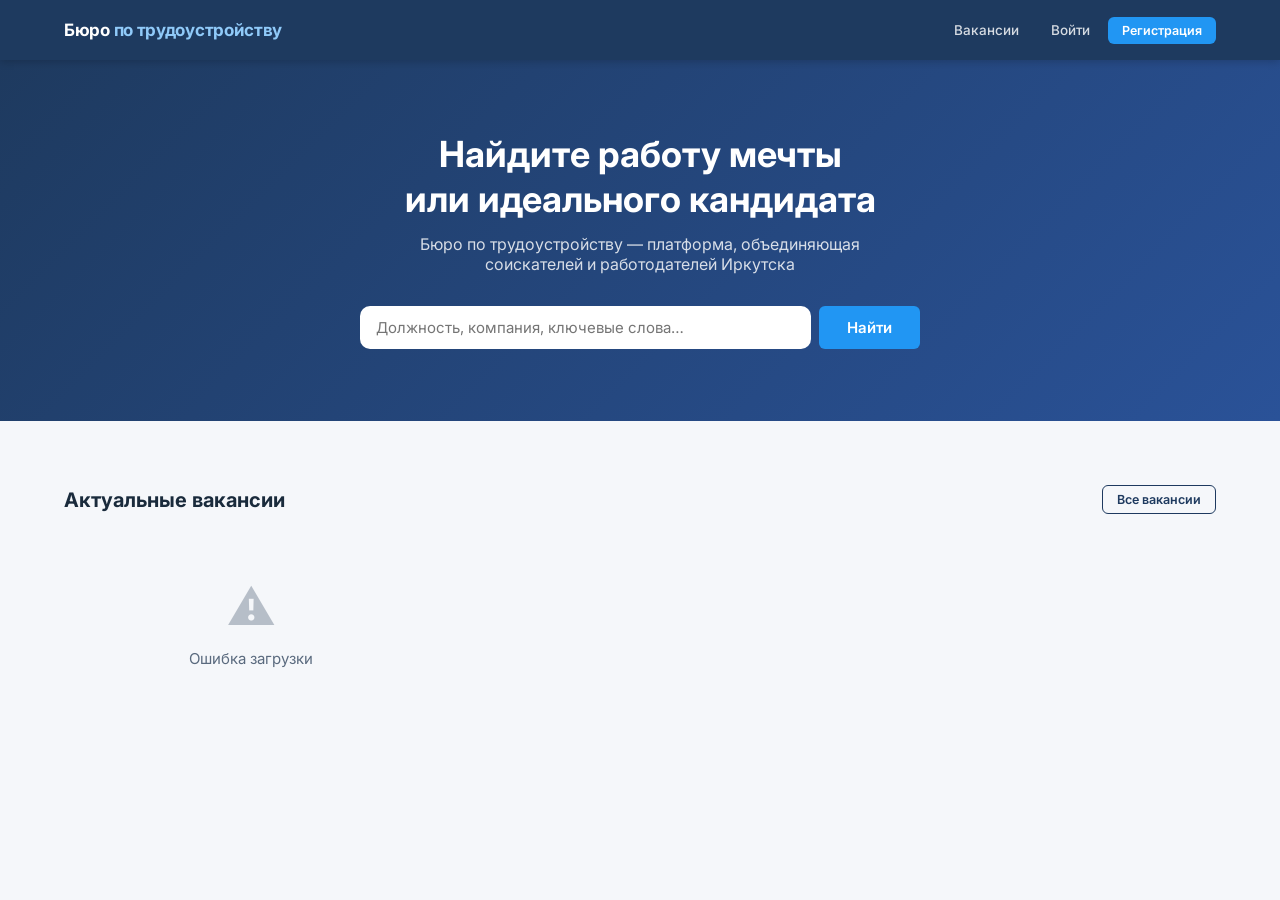
<file: frontend/index.html>
<!DOCTYPE html>
<html lang="ru">
<head>
  <meta charset="UTF-8">
  <meta name="viewport" content="width=device-width, initial-scale=1.0">
  <title>Бюро по трудоустройству</title>
  <link rel="stylesheet" href="shared.css">
  <link rel="stylesheet" href="index.css">
</head>
<body>

<!-- Navbar -->
<nav class="navbar">
  <div class="navbar__inner">
    <a href="index.html" class="navbar__brand">Бюро <span>по трудоустройству</span></a>
    <a href="vacancies.html" class="navbar__link">Вакансии</a>
    <div id="nav-guest">
      <a href="login.html"    class="navbar__link">Войти</a>
      <a href="register.html" class="btn btn--accent btn--sm">Регистрация</a>
    </div>
    <div id="nav-auth">
      <a href="resumes.html"   class="navbar__link" data-role="admin,employer">Резюме</a>
      <a href="search.html"    class="navbar__link" data-role="admin,employer">Поиск</a>
      <a href="analytics.html" class="navbar__link" data-role="admin">Аналитика</a>
      <div class="navbar__sep"></div>
      <a href="dashboard.html" class="navbar__link">
        <div class="navbar__user">
          <div class="navbar__avatar" id="nav-avatar">?</div>
          <span id="nav-name"></span>
        </div>
      </a>
      <button id="btn-logout" class="btn btn--ghost btn--sm">Выйти</button>
    </div>
  </div>
</nav>

<!-- Hero -->
<section class="hero">
  <h1>Найдите работу мечты<br>или идеального кандидата</h1>
  <p>Бюро по трудоустройству — платформа, объединяющая соискателей и работодателей Иркутска</p>
  <div class="hero__search">
    <input type="text" id="hero-q" placeholder="Должность, компания, ключевые слова…">
    <button class="btn btn--accent btn--lg" onclick="heroSearch()">Найти</button>
  </div>
</section>

<!-- Контент -->
<main class="page">

  <!-- Статистика -->
  <div id="stats-row" class="stats-grid"></div>

  <!-- Последние вакансии -->
  <section class="section">
    <div class="section__header">
      <h2 class="section__title">Актуальные вакансии</h2>
      <a href="vacancies.html" class="btn btn--outline btn--sm">Все вакансии</a>
    </div>
    <div id="vacancies-list" class="grid"></div>
  </section>

</main>

<div id="toast-container"></div>
<script src="shared.js"></script>
<script src="index.js"></script>
</body>
</html>
</file>
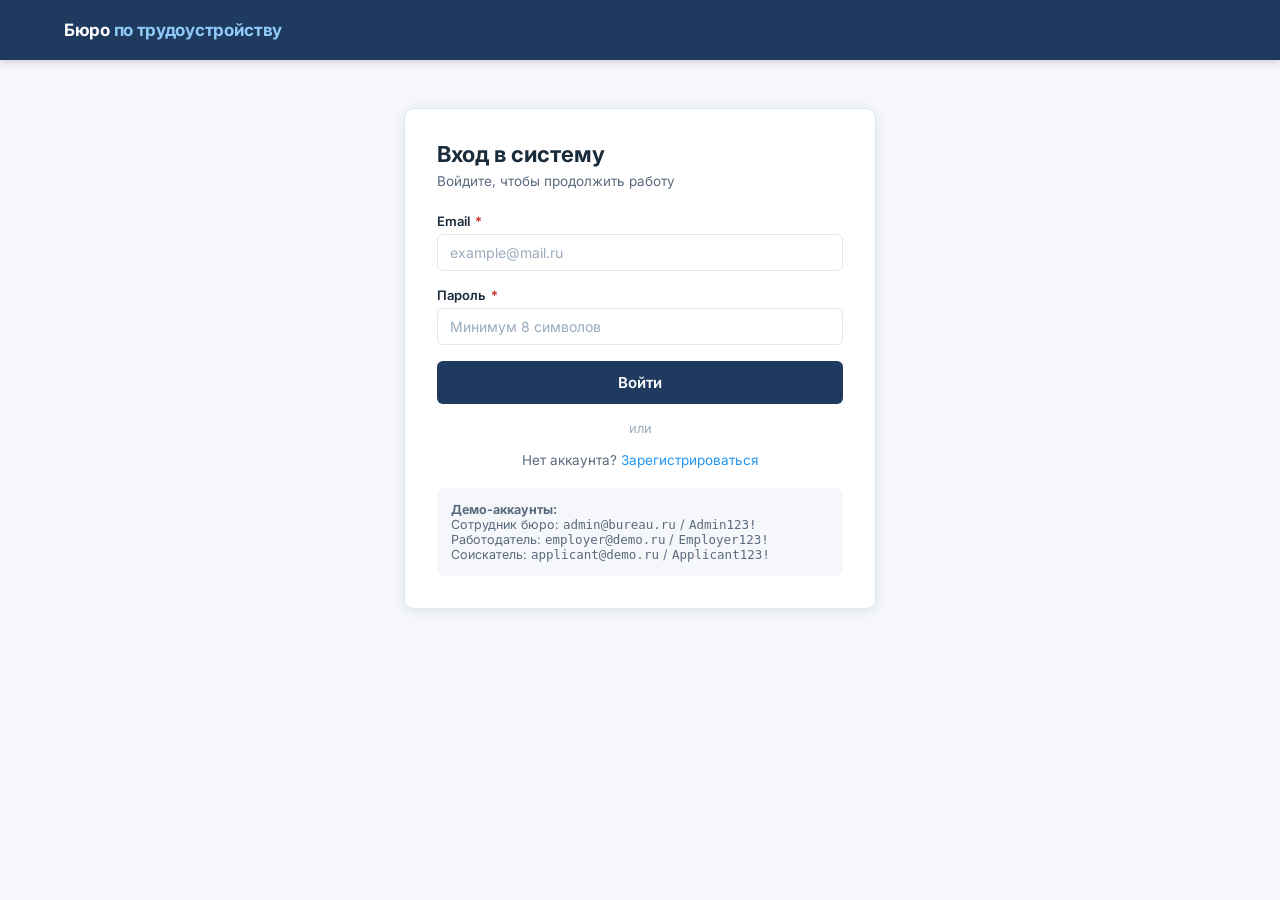
<file: frontend/analytics.html>
<!DOCTYPE html>
<html lang="ru">
<head>
  <meta charset="UTF-8">
  <meta name="viewport" content="width=device-width, initial-scale=1.0">
  <title>Аналитика — Бюро по трудоустройству</title>
  <link rel="stylesheet" href="shared.css">
  <link rel="stylesheet" href="analytics.css">
</head>
<body>
<nav class="navbar">
  <div class="navbar__inner">
    <a href="index.html" class="navbar__brand">Бюро <span>по трудоустройству</span></a>
    <a href="vacancies.html" class="navbar__link">Вакансии</a>
    <div id="nav-auth">
      <a href="resumes.html"   class="navbar__link" data-role="admin,employer">Резюме</a>
      <a href="search.html"    class="navbar__link" data-role="admin,employer">Поиск</a>
      <a href="analytics.html" class="navbar__link active" data-role="admin">Аналитика</a>
      <div class="navbar__sep"></div>
      <a href="dashboard.html" class="navbar__link">
        <div class="navbar__user">
          <div class="navbar__avatar" id="nav-avatar">?</div>
          <span id="nav-name"></span>
        </div>
      </a>
      <button id="btn-logout" class="btn btn--ghost btn--sm">Выйти</button>
    </div>
  </div>
</nav>

<main class="page">
  <div class="section__header analytics-header">
    <h1 class="section__title">Аналитика и отчётность</h1>
    <button class="btn btn--outline btn--sm" onclick="loadAll()">🔄 Обновить</button>
  </div>

  <!-- Общая сводка -->
  <div id="summary-stats" class="stats-grid"></div>

  <div class="analytics-grid">

    <!-- Вакансии по категориям -->
    <section class="section">
      <div class="section__header"><h2 class="section__title">Вакансии по категориям</h2></div>
      <div class="card">
        <div id="by-category"><div class="loader"><div class="spinner"></div></div></div>
      </div>
    </section>

    <!-- Вакансии по городам -->
    <section class="section">
      <div class="section__header"><h2 class="section__title">Вакансии по городам</h2></div>
      <div class="card">
        <div id="by-location"><div class="loader"><div class="spinner"></div></div></div>
      </div>
    </section>

  </div>

  <div class="analytics-grid">

    <!-- Топ работодателей -->
    <section class="section">
      <div class="section__header"><h2 class="section__title">Топ работодателей</h2></div>
      <div id="top-employers"><div class="loader"><div class="spinner"></div></div></div>
    </section>

    <!-- Отклики по статусам -->
    <section class="section">
      <div class="section__header"><h2 class="section__title">Отклики по статусам</h2></div>
      <div id="apps-status"><div class="loader"><div class="spinner"></div></div></div>
    </section>

  </div>

  <!-- Последние отклики -->
  <section class="section">
    <div class="section__header"><h2 class="section__title">Последние отклики</h2></div>
    <div id="recent-apps"><div class="loader"><div class="spinner"></div></div></div>
  </section>

</main>

<div id="toast-container"></div>
<script src="shared.js"></script>
<script src="analytics.js"></script>
</body>
</html>
</file>
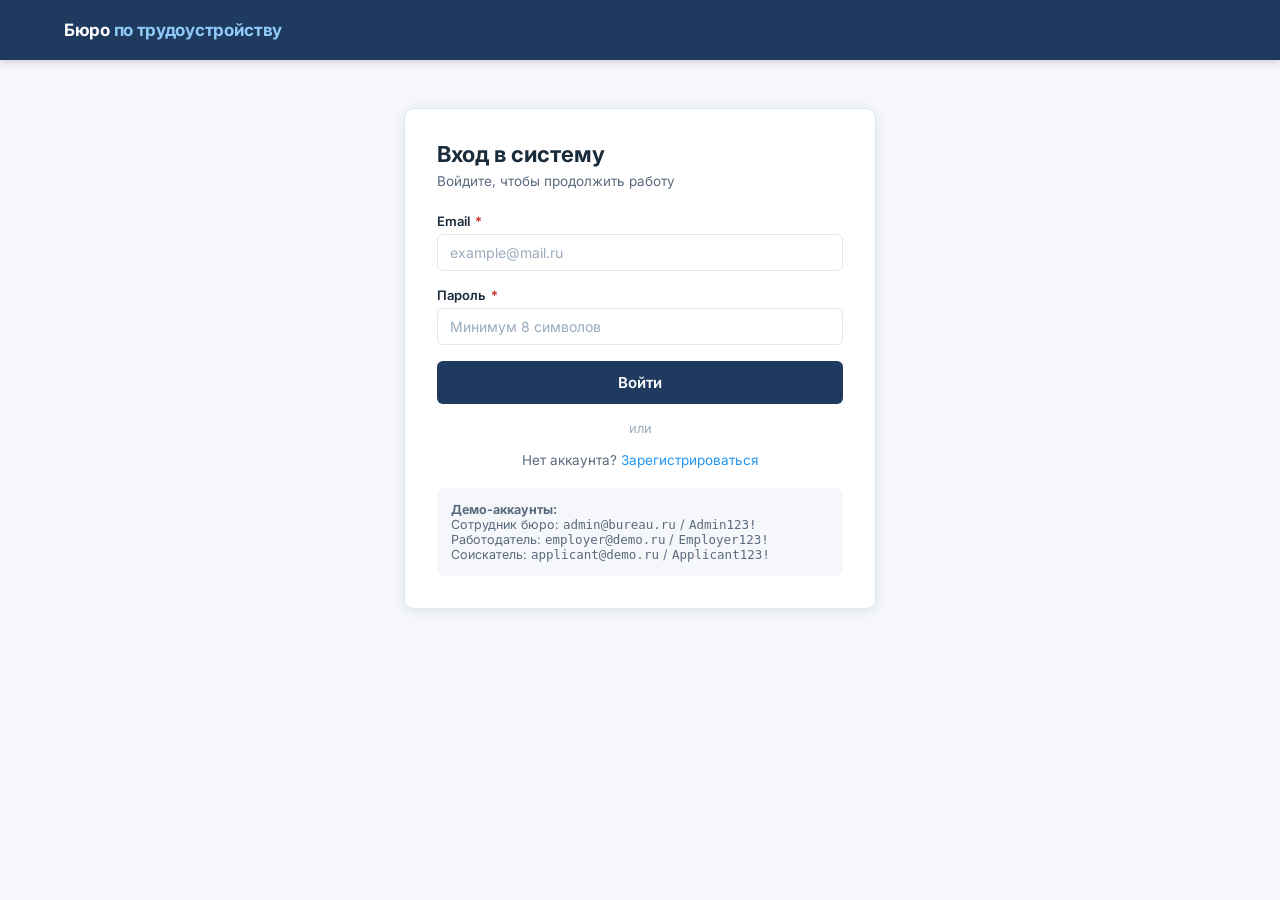
<file: frontend/interviews.html>
<!DOCTYPE html>
<html lang="ru">
<head>
  <meta charset="UTF-8">
  <meta name="viewport" content="width=device-width, initial-scale=1.0">
  <title>Собеседования — Бюро по трудоустройству</title>
  <link rel="stylesheet" href="shared.css">
  <link rel="stylesheet" href="interviews.css">
</head>
<body>

<nav class="navbar">
  <div class="navbar__inner">
    <a href="index.html" class="navbar__brand">Бюро <span>по трудоустройству</span></a>
    <a href="vacancies.html" class="navbar__link">Вакансии</a>
    <div id="nav-guest">
      <a href="login.html"    class="navbar__link">Войти</a>
      <a href="register.html" class="btn btn--accent btn--sm">Регистрация</a>
    </div>
    <div id="nav-auth">
      <a href="resumes.html"     class="navbar__link" data-role="admin,employer">Резюме</a>
      <a href="search.html"      class="navbar__link" data-role="admin,employer">Поиск</a>
      <a href="interviews.html"  class="navbar__link" data-role="admin,employer,applicant">Собеседования</a>
      <a href="analytics.html"   class="navbar__link" data-role="admin">Аналитика</a>
      <div class="navbar__sep"></div>
      <a href="dashboard.html" class="navbar__link">
        <div class="navbar__user">
          <div class="navbar__avatar" id="nav-avatar">?</div>
          <span id="nav-name"></span>
        </div>
      </a>
      <button id="btn-logout" class="btn btn--ghost btn--sm">Выйти</button>
    </div>
  </div>
</nav>

<main class="page">
  <div class="section__header interviews-header">
    <h1 class="section__title">Собеседования</h1>
    <div class="interviews-filter-row">
      <select id="filter-status" class="input input--sm">
        <option value="">Все статусы</option>
        <option value="scheduled">Запланировано</option>
        <option value="completed">Состоялось</option>
        <option value="cancelled">Отменено</option>
      </select>
    </div>
  </div>

  <div id="interviews-list"></div>
</main>

<!-- Модальное окно: назначить собеседование -->
<div id="modal-schedule" class="modal">
  <div class="modal__overlay" onclick="closeModal()"></div>
  <div class="modal__box">
    <div class="modal__header">
      <h3 class="modal__title">Назначить собеседование</h3>
      <button class="modal__close" onclick="closeModal()">×</button>
    </div>
    <form id="form-schedule" onsubmit="submitSchedule(event)">
      <input type="hidden" id="f-application-id">
      <div class="form-group">
        <label class="form-label">Дата и время</label>
        <input type="datetime-local" id="f-scheduled-at" class="input" required>
      </div>
      <div class="form-group">
        <label class="form-label">Формат</label>
        <select id="f-format" class="input">
          <option value="office">Офис</option>
          <option value="online">Онлайн</option>
          <option value="phone">Телефон</option>
        </select>
      </div>
      <div class="form-group">
        <label class="form-label">Место / ссылка</label>
        <input type="text" id="f-location" class="input" placeholder="Адрес офиса или ссылка на встречу">
      </div>
      <div class="form-group">
        <label class="form-label">Примечания</label>
        <textarea id="f-notes" class="input" rows="3" placeholder="Дополнительная информация для кандидата"></textarea>
      </div>
      <div class="modal-footer">
        <button type="button" class="btn btn--ghost" onclick="closeModal()">Отмена</button>
        <button type="submit" class="btn btn--accent">Назначить</button>
      </div>
    </form>
  </div>
</div>

<!-- Модальное окно: редактировать статус -->
<div id="modal-update" class="modal">
  <div class="modal__overlay" onclick="closeUpdateModal()"></div>
  <div class="modal__box">
    <div class="modal__header">
      <h3 class="modal__title">Изменить собеседование</h3>
      <button class="modal__close" onclick="closeUpdateModal()">×</button>
    </div>
    <form id="form-update" onsubmit="submitUpdate(event)">
      <input type="hidden" id="u-id">
      <div class="form-group">
        <label class="form-label">Статус</label>
        <select id="u-status" class="input">
          <option value="scheduled">Запланировано</option>
          <option value="completed">Состоялось</option>
          <option value="cancelled">Отменено</option>
        </select>
      </div>
      <div class="form-group">
        <label class="form-label">Дата и время</label>
        <input type="datetime-local" id="u-scheduled-at" class="input" required>
      </div>
      <div class="form-group">
        <label class="form-label">Место / ссылка</label>
        <input type="text" id="u-location" class="input">
      </div>
      <div class="form-group">
        <label class="form-label">Примечания</label>
        <textarea id="u-notes" class="input" rows="3"></textarea>
      </div>
      <div class="modal-footer">
        <button type="button" class="btn btn--ghost" onclick="closeUpdateModal()">Отмена</button>
        <button type="submit" class="btn btn--accent">Сохранить</button>
      </div>
    </form>
  </div>
</div>

<div id="toast-container"></div>
<script src="shared.js"></script>
<script src="interviews.js"></script>
</body>
</html>
</file>
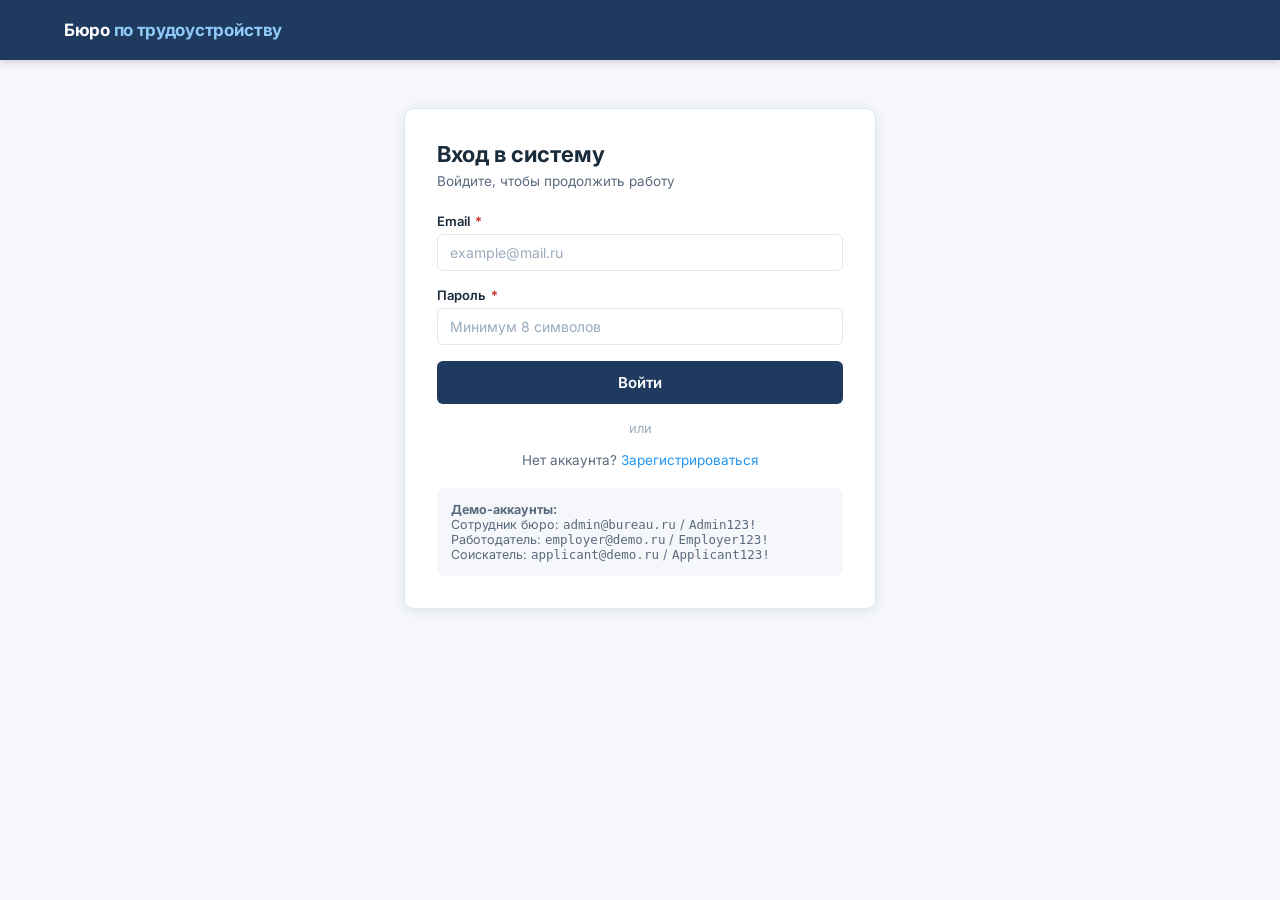
<file: frontend/login.html>
<!DOCTYPE html>
<html lang="ru">
<head>
  <meta charset="UTF-8">
  <meta name="viewport" content="width=device-width, initial-scale=1.0">
  <title>Вход — Бюро по трудоустройству</title>
  <link rel="stylesheet" href="shared.css">
  <link rel="stylesheet" href="login.css">
</head>
<body>
<nav class="navbar">
  <div class="navbar__inner">
    <a href="index.html" class="navbar__brand">Бюро <span>по трудоустройству</span></a>
  </div>
</nav>

<main class="page page--narrow page--login">
  <div class="auth-box">
    <div class="auth-box__title">Вход в систему</div>
    <div class="auth-box__sub">Войдите, чтобы продолжить работу</div>

    <div class="form__group">
      <label class="form__label">Email <span class="form__required">*</span></label>
      <input type="email" id="email" class="input" placeholder="example@mail.ru">
    </div>
    <div class="form__group">
      <label class="form__label">Пароль <span class="form__required">*</span></label>
      <input type="password" id="password" class="input" placeholder="Минимум 8 символов">
    </div>

    <div id="err-msg" class="text-danger text-sm mb-8"></div>

    <button id="btn-login" class="btn btn--primary btn--full btn--lg" onclick="doLogin()">Войти</button>

    <div class="auth-divider">или</div>

    <div class="auth-link-row">
      Нет аккаунта? <a href="register.html">Зарегистрироваться</a>
    </div>

    <div class="demo-accounts">
      <strong>Демо-аккаунты:</strong><br>
      Сотрудник бюро: <code>admin@bureau.ru</code> / <code>Admin123!</code><br>
      Работодатель: <code>employer@demo.ru</code> / <code>Employer123!</code><br>
      Соискатель: <code>applicant@demo.ru</code> / <code>Applicant123!</code>
    </div>
  </div>
</main>

<div id="toast-container"></div>
<script src="shared.js"></script>
<script src="auth.js"></script>
</body>
</html>
</file>
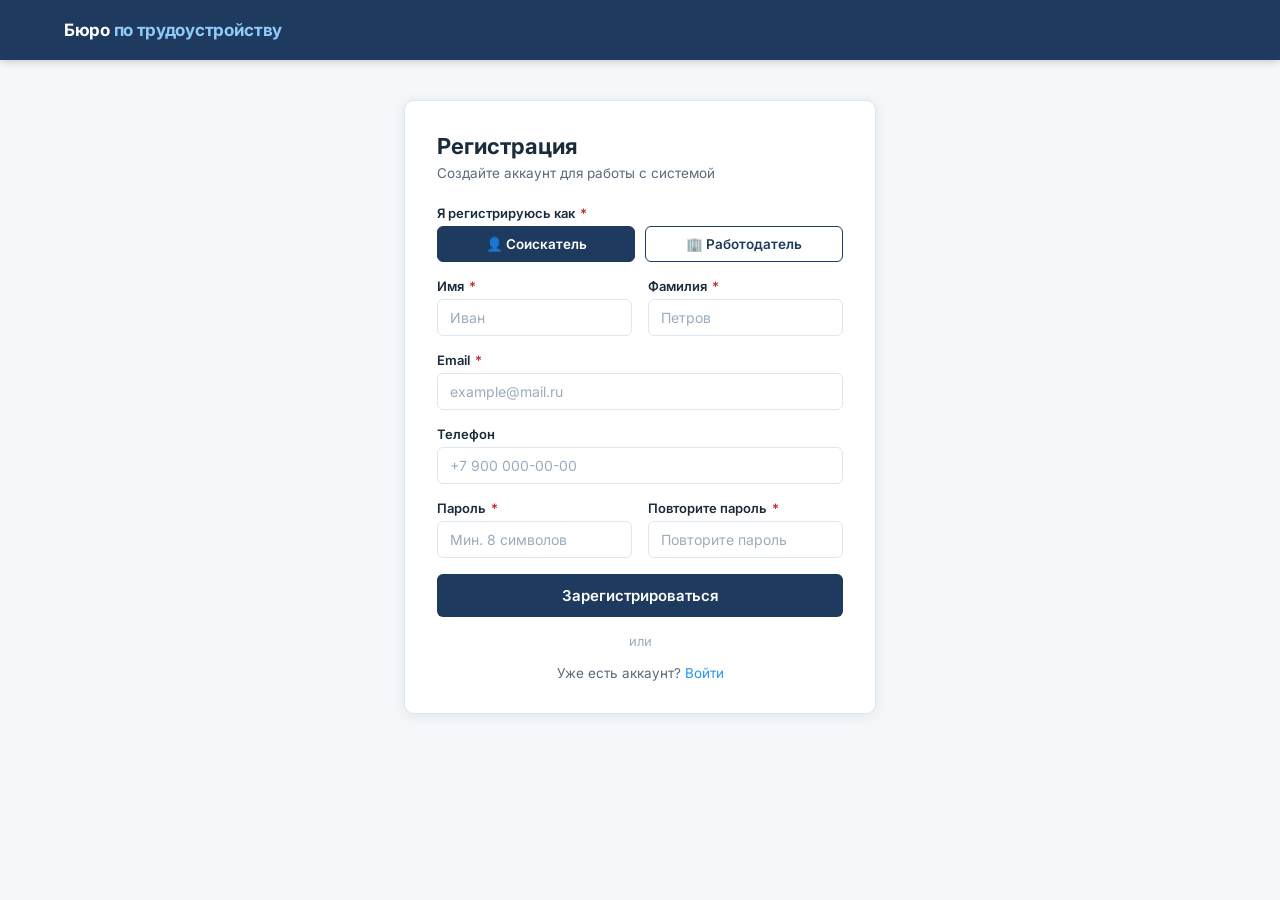
<file: frontend/register.html>
<!DOCTYPE html>
<html lang="ru">
<head>
  <meta charset="UTF-8">
  <meta name="viewport" content="width=device-width, initial-scale=1.0">
  <title>Регистрация — Бюро по трудоустройству</title>
  <link rel="stylesheet" href="shared.css">
  <link rel="stylesheet" href="register.css">
</head>
<body>
<nav class="navbar">
  <div class="navbar__inner">
    <a href="index.html" class="navbar__brand">Бюро <span>по трудоустройству</span></a>
  </div>
</nav>

<main class="page page--narrow page--register">
  <div class="auth-box">
    <div class="auth-box__title">Регистрация</div>
    <div class="auth-box__sub">Создайте аккаунт для работы с системой</div>

    <!-- Выбор роли -->
    <div class="form__group">
      <label class="form__label">Я регистрируюсь как <span class="form__required">*</span></label>
      <div class="role-buttons">
        <button class="btn btn--outline btn--full role-btn active" data-role="applicant" onclick="setRole('applicant')">👤 Соискатель</button>
        <button class="btn btn--outline btn--full role-btn"        data-role="employer"  onclick="setRole('employer')">🏢 Работодатель</button>
      </div>
      <input type="hidden" id="role" value="applicant">
    </div>

    <div class="form__row">
      <div class="form__group">
        <label class="form__label">Имя <span class="form__required">*</span></label>
        <input type="text" id="first_name" class="input" placeholder="Иван">
      </div>
      <div class="form__group">
        <label class="form__label">Фамилия <span class="form__required">*</span></label>
        <input type="text" id="last_name" class="input" placeholder="Петров">
      </div>
    </div>

    <div class="form__group">
      <label class="form__label">Email <span class="form__required">*</span></label>
      <input type="email" id="email" class="input" placeholder="example@mail.ru">
    </div>

    <div class="form__group" id="company-field">
      <label class="form__label">Название компании</label>
      <input type="text" id="company" class="input" placeholder='ООО «Название»'>
    </div>

    <div class="form__group">
      <label class="form__label">Телефон</label>
      <input type="tel" id="phone" class="input" placeholder="+7 900 000-00-00">
    </div>

    <div class="form__row">
      <div class="form__group">
        <label class="form__label">Пароль <span class="form__required">*</span></label>
        <input type="password" id="password" class="input" placeholder="Мин. 8 символов">
      </div>
      <div class="form__group">
        <label class="form__label">Повторите пароль <span class="form__required">*</span></label>
        <input type="password" id="password2" class="input" placeholder="Повторите пароль">
      </div>
    </div>

    <div id="err-msg" class="text-danger text-sm mb-8"></div>

    <button class="btn btn--primary btn--full btn--lg" onclick="doRegister()">Зарегистрироваться</button>

    <div class="auth-divider">или</div>
    <div class="auth-link-row">
      Уже есть аккаунт? <a href="login.html">Войти</a>
    </div>
  </div>
</main>

<div id="toast-container"></div>
<script src="shared.js"></script>
<script src="auth.js"></script>
</body>
</html>
</file>
<file: frontend/shared.css>
/* shared.css — ООО «СофтКрафт Лаб» | Бюро по трудоустройству */

@import url('https://fonts.googleapis.com/css2?family=Inter:wght@400;500;600;700&display=swap');

/* ── Токены ─────────────────────────────────────────────────────────────────── */
:root {
  --clr-primary:     #1e3a5f;
  --clr-primary-d:   #152d4a;
  --clr-primary-l:   #2a5298;
  --clr-accent:      #2196f3;
  --clr-accent-l:    #e3f2fd;
  --clr-success:     #2e7d32;
  --clr-success-l:   #e8f5e9;
  --clr-warning:     #f57c00;
  --clr-warning-l:   #fff3e0;
  --clr-danger:      #c62828;
  --clr-danger-l:    #ffebee;
  --clr-bg:          #f5f7fa;
  --clr-surface:     #ffffff;
  --clr-border:      #e0e6ef;
  --clr-text:        #1a2b3c;
  --clr-text-2:      #5a6a7e;
  --clr-text-3:      #9aabbd;
  --radius:          10px;
  --radius-sm:       6px;
  --shadow:          0 2px 12px rgba(30,58,95,.10);
  --shadow-lg:       0 6px 32px rgba(30,58,95,.14);
  --nav-h:           60px;
  --transition:      .18s ease;
}

/* ── Reset ──────────────────────────────────────────────────────────────────── */
*, *::before, *::after { box-sizing: border-box; margin: 0; padding: 0; }
html { scroll-behavior: smooth; }
body {
  font-family: 'Inter', sans-serif;
  font-size: 14px;
  color: var(--clr-text);
  background: var(--clr-bg);
  min-height: 100vh;
  display: flex;
  flex-direction: column;
}
a { color: var(--clr-accent); text-decoration: none; }
a:hover { text-decoration: underline; }
ul { list-style: none; }
img { display: block; max-width: 100%; }
input, textarea, select, button { font-family: inherit; font-size: inherit; }

/* ── Navbar ─────────────────────────────────────────────────────────────────── */
.navbar {
  position: sticky; top: 0; z-index: 100;
  background: var(--clr-primary);
  height: var(--nav-h);
  display: flex; align-items: center;
  box-shadow: 0 2px 8px rgba(0,0,0,.18);
}
.navbar__inner {
  width: 100%; max-width: 1200px; margin: 0 auto;
  padding: 0 24px;
  display: flex; align-items: center; gap: 8px;
}
.navbar__brand {
  font-size: 17px; font-weight: 700;
  color: #fff; text-decoration: none;
  margin-right: auto; letter-spacing: -.3px;
}
.navbar__brand span { color: #90caf9; }
.navbar__link {
  color: rgba(255,255,255,.82);
  padding: 6px 12px; border-radius: var(--radius-sm);
  font-size: 13.5px; font-weight: 500;
  transition: background var(--transition), color var(--transition);
  text-decoration: none;
}
.navbar__link:hover, .navbar__link.active {
  background: rgba(255,255,255,.12); color: #fff; text-decoration: none;
}
.navbar__sep { width: 1px; height: 20px; background: rgba(255,255,255,.2); margin: 0 4px; }
.navbar__user {
  display: flex; align-items: center; gap: 8px;
  color: rgba(255,255,255,.9); font-size: 13px;
}
.navbar__avatar {
  width: 32px; height: 32px; border-radius: 50%;
  background: var(--clr-accent); color: #fff;
  display: flex; align-items: center; justify-content: center;
  font-weight: 700; font-size: 13px; flex-shrink: 0;
}
#nav-guest, #nav-auth { display: none; }

/* ── Layout ─────────────────────────────────────────────────────────────────── */
.page { flex: 1; padding: 32px 24px; max-width: 1200px; margin: 0 auto; width: 100%; }
.page--narrow { max-width: 520px; }
.page--wide { max-width: 1400px; }

/* ── Hero (главная) ──────────────────────────────────────────────────────────── */
.hero {
  background: linear-gradient(135deg, var(--clr-primary) 0%, var(--clr-primary-l) 100%);
  color: #fff; padding: 72px 24px; text-align: center;
}
.hero h1 { font-size: 36px; font-weight: 700; margin-bottom: 12px; line-height: 1.25; }
.hero p  { font-size: 16px; opacity: .82; max-width: 520px; margin: 0 auto 32px; }
.hero__search {
  display: flex; gap: 8px; max-width: 560px; margin: 0 auto;
}
.hero__search input {
  flex: 1; padding: 12px 16px; border-radius: var(--radius);
  border: none; font-size: 15px; outline: none;
}
.hero__search button { flex-shrink: 0; }

/* ── Cards grid ─────────────────────────────────────────────────────────────── */
.grid { display: grid; grid-template-columns: repeat(auto-fill, minmax(320px, 1fr)); gap: 16px; }
.grid--2 { grid-template-columns: repeat(auto-fill, minmax(440px, 1fr)); }

/* ── Card ───────────────────────────────────────────────────────────────────── */
.card {
  background: var(--clr-surface); border-radius: var(--radius);
  border: 1px solid var(--clr-border); padding: 20px;
  box-shadow: var(--shadow); transition: box-shadow var(--transition), transform var(--transition);
}
.card:hover { box-shadow: var(--shadow-lg); transform: translateY(-2px); }
.card__title { font-size: 16px; font-weight: 600; margin-bottom: 6px; color: var(--clr-text); }
.card__sub   { font-size: 13px; color: var(--clr-text-2); margin-bottom: 10px; }
.card__meta  { display: flex; flex-wrap: wrap; gap: 6px; margin-bottom: 12px; }
.card__footer{ display: flex; align-items: center; justify-content: space-between; gap: 8px; margin-top: 14px; }
.card__date  { font-size: 12px; color: var(--clr-text-3); }
.card a.card__title-link { color: var(--clr-text); }
.card a.card__title-link:hover { color: var(--clr-accent); text-decoration: none; }

/* ── Badge / Tag ─────────────────────────────────────────────────────────────── */
.badge {
  display: inline-flex; align-items: center; gap: 4px;
  padding: 2px 9px; border-radius: 20px;
  font-size: 11.5px; font-weight: 600; white-space: nowrap;
}
.badge--blue    { background: var(--clr-accent-l);   color: var(--clr-primary-l); }
.badge--green   { background: var(--clr-success-l);  color: var(--clr-success); }
.badge--yellow  { background: var(--clr-warning-l);  color: var(--clr-warning); }
.badge--red     { background: var(--clr-danger-l);   color: var(--clr-danger); }
.badge--grey    { background: #f0f2f5; color: var(--clr-text-2); }

.tag {
  background: #eef2f7; color: var(--clr-text-2);
  padding: 3px 10px; border-radius: 20px; font-size: 12px; font-weight: 500;
}

/* ── Кнопки ─────────────────────────────────────────────────────────────────── */
.btn {
  display: inline-flex; align-items: center; justify-content: center; gap: 6px;
  padding: 9px 20px; border-radius: var(--radius-sm);
  font-weight: 600; font-size: 13.5px; cursor: pointer;
  border: none; transition: background var(--transition), opacity var(--transition), transform var(--transition);
  white-space: nowrap; text-decoration: none;
}
.btn:active { transform: scale(.97); }
.btn:disabled { opacity: .5; cursor: not-allowed; }
.btn--primary { background: var(--clr-primary); color: #fff; }
.btn--primary:hover { background: var(--clr-primary-d); text-decoration: none; color: #fff; }
.btn--accent  { background: var(--clr-accent); color: #fff; }
.btn--accent:hover { background: #1976d2; text-decoration: none; color: #fff; }
.btn--outline {
  background: transparent; color: var(--clr-primary);
  border: 1.5px solid var(--clr-primary);
}
.btn--outline:hover { background: var(--clr-primary); color: #fff; text-decoration: none; }
.btn--danger  { background: var(--clr-danger); color: #fff; }
.btn--danger:hover { background: #b71c1c; text-decoration: none; color: #fff; }
.btn--ghost   { background: transparent; color: var(--clr-text-2); }
.btn--ghost:hover { background: var(--clr-border); text-decoration: none; }
.btn--sm      { padding: 6px 14px; font-size: 12.5px; }
.btn--lg      { padding: 12px 28px; font-size: 15px; }
.btn--full    { width: 100%; }

/* ── Формы ───────────────────────────────────────────────────────────────────── */
.form__group    { margin-bottom: 16px; }
.form__label    { display: block; font-weight: 600; font-size: 13px; margin-bottom: 5px; color: var(--clr-text); }
.form__hint     { font-size: 11.5px; color: var(--clr-text-3); margin-top: 3px; }
.form__row      { display: grid; grid-template-columns: 1fr 1fr; gap: 16px; }
.form__required { color: var(--clr-danger); margin-left: 2px; }

.input, .select, .textarea {
  width: 100%; padding: 9px 12px;
  border: 1.5px solid var(--clr-border); border-radius: var(--radius-sm);
  background: var(--clr-surface); color: var(--clr-text);
  transition: border-color var(--transition), box-shadow var(--transition);
  outline: none;
}
.input:focus, .select:focus, .textarea:focus {
  border-color: var(--clr-accent);
  box-shadow: 0 0 0 3px rgba(33,150,243,.12);
}
.input::placeholder, .textarea::placeholder { color: var(--clr-text-3); }
.textarea { resize: vertical; min-height: 90px; }
.select   { cursor: pointer; }

/* Skills input */
.skills-input { display: flex; flex-wrap: wrap; gap: 6px; padding: 8px; border: 1.5px solid var(--clr-border); border-radius: var(--radius-sm); cursor: text; background: var(--clr-surface); transition: border-color var(--transition); }
.skills-input:focus-within { border-color: var(--clr-accent); box-shadow: 0 0 0 3px rgba(33,150,243,.12); }
.skills-input .tag { cursor: default; display: flex; align-items: center; gap: 4px; }
.skills-input .tag__rm { cursor: pointer; font-weight: 700; color: var(--clr-text-2); }
.skills-input .tag__rm:hover { color: var(--clr-danger); }
.skills-input input { border: none; outline: none; flex: 1; min-width: 120px; background: transparent; padding: 2px 4px; }

/* ── Панель с фильтрами ──────────────────────────────────────────────────────── */
.filters {
  background: var(--clr-surface); border: 1px solid var(--clr-border);
  border-radius: var(--radius); padding: 16px 20px; margin-bottom: 20px;
  display: flex; flex-wrap: wrap; gap: 12px; align-items: flex-end;
}
.filters__field { display: flex; flex-direction: column; gap: 4px; }
.filters__label { font-size: 12px; font-weight: 600; color: var(--clr-text-2); }
.filters__field .input, .filters__field .select { min-width: 140px; }

/* ── Таблица ─────────────────────────────────────────────────────────────────── */
.table-wrap { overflow-x: auto; border-radius: var(--radius); border: 1px solid var(--clr-border); }
table { width: 100%; border-collapse: collapse; background: var(--clr-surface); }
thead { background: #f0f4f9; }
th { padding: 11px 14px; text-align: left; font-size: 12px; font-weight: 700; color: var(--clr-text-2); text-transform: uppercase; letter-spacing: .5px; border-bottom: 1px solid var(--clr-border); white-space: nowrap; }
td { padding: 12px 14px; border-bottom: 1px solid #f0f2f5; font-size: 13.5px; vertical-align: middle; }
tr:last-child td { border-bottom: none; }
tr:hover td { background: #fafbfd; }

/* ── Секция ──────────────────────────────────────────────────────────────────── */
.section { margin-bottom: 32px; }
.section__header { display: flex; align-items: center; justify-content: space-between; margin-bottom: 16px; gap: 12px; flex-wrap: wrap; }
.section__title  { font-size: 20px; font-weight: 700; color: var(--clr-text); }

/* ── Stat cards ─────────────────────────────────────────────────────────────── */
.stats-grid { display: grid; grid-template-columns: repeat(auto-fill, minmax(180px, 1fr)); gap: 14px; margin-bottom: 28px; }
.stat-card  { background: var(--clr-surface); border: 1px solid var(--clr-border); border-radius: var(--radius); padding: 18px 20px; }
.stat-card__val  { font-size: 30px; font-weight: 700; color: var(--clr-primary); line-height: 1; margin-bottom: 4px; }
.stat-card__label{ font-size: 12.5px; color: var(--clr-text-2); font-weight: 500; }

/* ── Modal ───────────────────────────────────────────────────────────────────── */
.modal-overlay {
  position: fixed; inset: 0; background: rgba(0,0,0,.45); z-index: 200;
  display: flex; align-items: center; justify-content: center; padding: 20px;
  animation: fadeIn .15s ease;
}
.modal-overlay.hidden { display: none; }
.modal {
  background: var(--clr-surface); border-radius: var(--radius);
  width: 100%; max-width: 560px; max-height: 90vh; overflow-y: auto;
  box-shadow: var(--shadow-lg); animation: slideUp .18s ease;
}
.modal__head {
  display: flex; align-items: center; justify-content: space-between;
  padding: 18px 22px 14px; border-bottom: 1px solid var(--clr-border);
}
.modal__title { font-size: 17px; font-weight: 700; }
.modal__close { background: none; border: none; cursor: pointer; font-size: 22px; color: var(--clr-text-2); line-height: 1; padding: 0 2px; }
.modal__close:hover { color: var(--clr-danger); }
.modal__body { padding: 20px 22px; }
.modal__foot { display: flex; gap: 10px; justify-content: flex-end; padding: 14px 22px 18px; border-top: 1px solid var(--clr-border); }

/* ── Toast ───────────────────────────────────────────────────────────────────── */
#toast-container { position: fixed; bottom: 24px; right: 24px; z-index: 999; display: flex; flex-direction: column; gap: 10px; }
.toast {
  padding: 12px 18px; border-radius: var(--radius-sm);
  font-weight: 500; font-size: 13.5px; color: #fff;
  box-shadow: var(--shadow-lg); animation: slideUp .2s ease;
  max-width: 320px;
}
.toast--success { background: var(--clr-success); }
.toast--error   { background: var(--clr-danger); }
.toast--info    { background: var(--clr-accent); }

/* ── Empty state ─────────────────────────────────────────────────────────────── */
.empty { text-align: center; padding: 48px 20px; color: var(--clr-text-2); }
.empty__icon { font-size: 48px; margin-bottom: 12px; opacity: .4; }
.empty__text { font-size: 15px; }

/* ── Loader ──────────────────────────────────────────────────────────────────── */
.loader { text-align: center; padding: 40px; color: var(--clr-text-3); }
.spinner {
  width: 28px; height: 28px; border: 3px solid var(--clr-border);
  border-top-color: var(--clr-accent); border-radius: 50%;
  animation: spin .7s linear infinite; margin: 0 auto 10px;
}

/* ── Detail page ─────────────────────────────────────────────────────────────── */
.detail { background: var(--clr-surface); border-radius: var(--radius); border: 1px solid var(--clr-border); padding: 28px 32px; }
.detail__title  { font-size: 24px; font-weight: 700; margin-bottom: 8px; }
.detail__meta   { display: flex; flex-wrap: wrap; gap: 8px; margin-bottom: 18px; }
.detail__body   { line-height: 1.7; color: var(--clr-text); white-space: pre-wrap; margin-bottom: 18px; }
.detail__section{ margin-top: 20px; }
.detail__section h3 { font-size: 15px; font-weight: 700; margin-bottom: 10px; color: var(--clr-text); }

/* ── Auth page ───────────────────────────────────────────────────────────────── */
.auth-box {
  background: var(--clr-surface); border-radius: var(--radius);
  border: 1px solid var(--clr-border); padding: 32px;
  box-shadow: var(--shadow);
}
.auth-box__title { font-size: 22px; font-weight: 700; margin-bottom: 6px; }
.auth-box__sub   { color: var(--clr-text-2); margin-bottom: 24px; font-size: 13.5px; }
.auth-divider    { text-align: center; color: var(--clr-text-3); margin: 16px 0; font-size: 13px; }

/* ── Animations ──────────────────────────────────────────────────────────────── */
@keyframes fadeIn  { from { opacity: 0; } to { opacity: 1; } }
@keyframes slideUp { from { opacity: 0; transform: translateY(12px); } to { opacity: 1; transform: translateY(0); } }
@keyframes spin    { to { transform: rotate(360deg); } }

/* ── Утилиты ─────────────────────────────────────────────────────────────────── */
.hidden   { display: none !important; }
.flex     { display: flex; }
.flex-center { display: flex; align-items: center; justify-content: center; }
.gap-8    { gap: 8px; }
.gap-12   { gap: 12px; }
.mt-8     { margin-top: 8px; }
.mt-16    { margin-top: 16px; }
.mt-24    { margin-top: 24px; }
.mb-8     { margin-bottom: 8px; }
.mb-16    { margin-bottom: 16px; }
.text-sm  { font-size: 12.5px; }
.text-2   { color: var(--clr-text-2); }
.text-danger { color: var(--clr-danger); }
.fw-600   { font-weight: 600; }
.salary   { color: var(--clr-success); font-weight: 600; }

/* ── Адаптив ─────────────────────────────────────────────────────────────────── */
@media (max-width: 700px) {
  .form__row { grid-template-columns: 1fr; }
  .hero h1   { font-size: 26px; }
  .hero__search { flex-direction: column; }
  .filters   { flex-direction: column; }
  .navbar__link span { display: none; }
  .detail    { padding: 18px; }
  .stats-grid{ grid-template-columns: 1fr 1fr; }
}
</file>
<file: frontend/index.css>
/* index.html styles */

#nav-guest {
  display: none;
  align-items: center;
  gap: 6px;
}

#nav-auth {
  display: none;
  align-items: center;
  gap: 8px;
}

#stats-row {
  margin-bottom: 32px;
}
</file>
<file: frontend/analytics.css>
/* analytics.html styles */

#nav-auth {
  display: none;
  align-items: center;
  gap: 8px;
}

.analytics-header {
  margin-bottom: 24px;
}

.analytics-grid {
  display: grid;
  grid-template-columns: 1fr 1fr;
  gap: 24px;
  margin-bottom: 28px;
}

.analytics-grid .section__title {
  font-size: 16px;
}

.analytics-grid .card {
  padding: 0;
}
</file>
<file: frontend/interviews.css>
/* interviews.html styles */

#nav-guest {
  display: none;
  align-items: center;
  gap: 6px;
}

#nav-auth {
  display: none;
  align-items: center;
  gap: 8px;
}

.interviews-header {
  margin-bottom: 24px;
}

.interviews-filter-row {
  display: flex;
  gap: 8px;
  align-items: center;
}

#filter-status {
  width: 160px;
}

.modal {
  display: none;
}

.modal-footer {
  display: flex;
  gap: 8px;
  justify-content: flex-end;
  margin-top: 16px;
}
</file>
<file: frontend/login.css>
/* login.html styles */

.page--login {
  padding-top: 48px;
}

#err-msg {
  display: none;
}

.demo-accounts {
  margin-top: 20px;
  padding: 14px;
  background: #f5f7fa;
  border-radius: 8px;
  font-size: 12.5px;
  color: var(--clr-text-2);
}

.auth-link-row {
  text-align: center;
  font-size: 13.5px;
  color: var(--clr-text-2);
}
</file>
<file: frontend/register.css>
/* register.html styles */

.page--register {
  padding-top: 40px;
}

.role-buttons {
  display: flex;
  gap: 10px;
}

#company-field {
  display: none;
}

#err-msg {
  display: none;
}

.auth-link-row {
  text-align: center;
  font-size: 13.5px;
  color: var(--clr-text-2);
}
</file>
